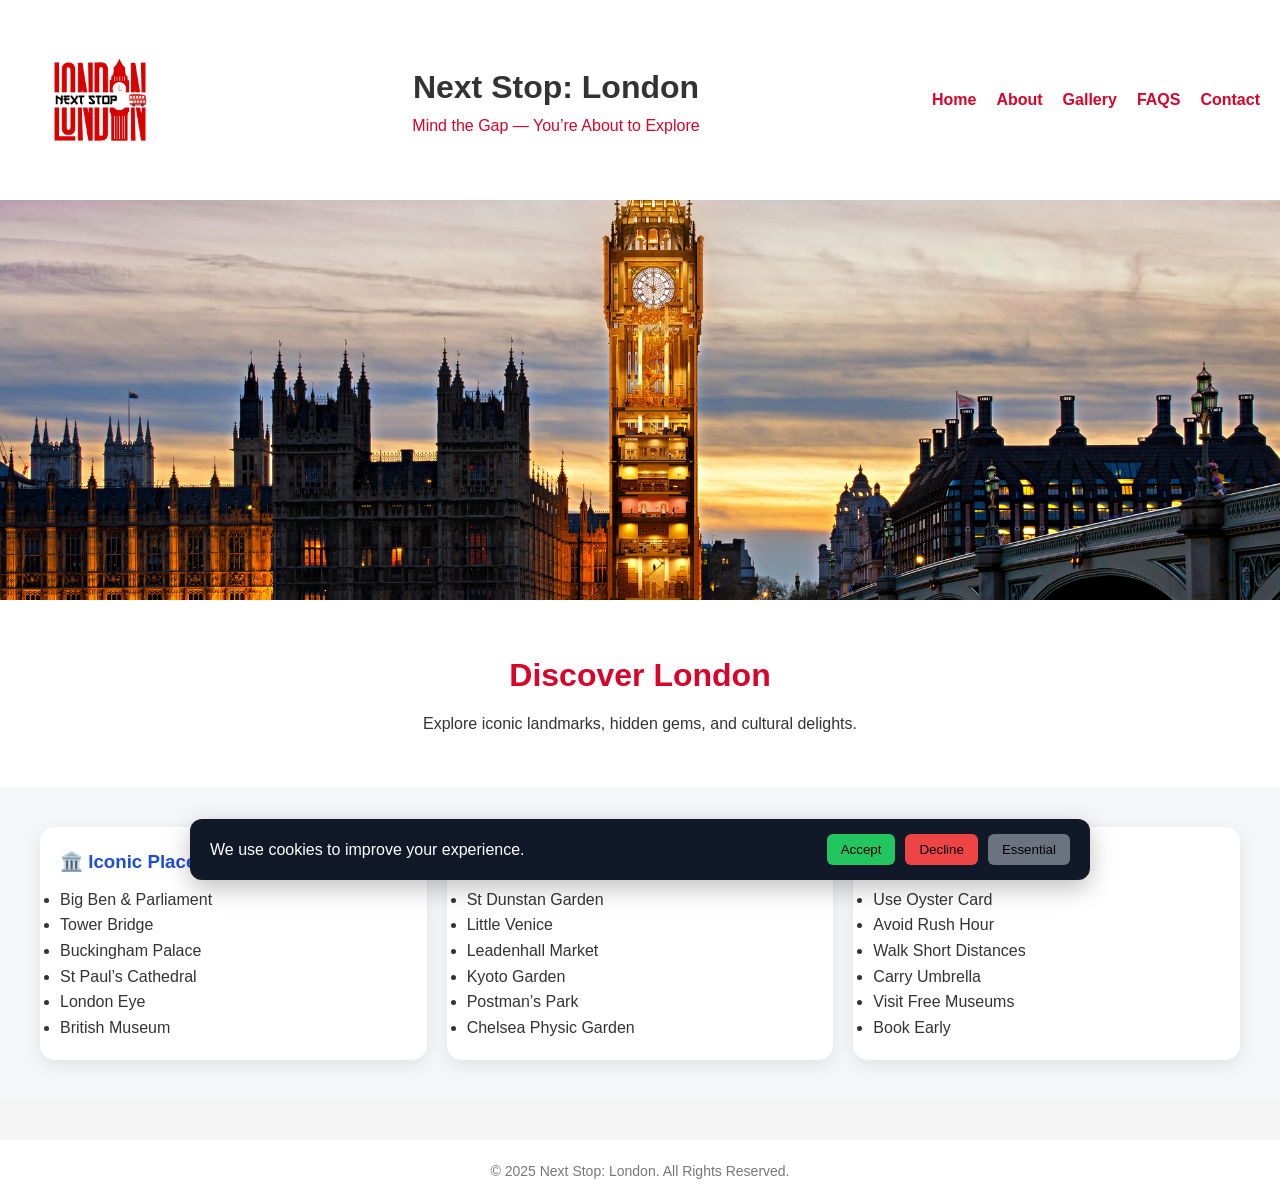
<file: index.html>
<!DOCTYPE html>
<html lang="en">
<head>
  <meta charset="UTF-8" />
  <meta name="viewport" content="width=device-width, initial-scale=1.0" />
  <title>Next Stop: London</title>
  <link rel="stylesheet" href="css/style.css" />
</head>

<body>

<header>
  <img src="assets/images/logo.png" alt="Next Stop London Logo" class="logo" />
  <div class="header-text">
    <h1>Next Stop: London</h1>
    <p class="subheadline">Mind the Gap — You’re About to Explore</p>
  </div>

  <nav>
    <ul>
      <li><a href="index.html">Home</a></li>
      <li><a href="pages/about.html">About</a></li>
      <li><a href="pages/gallery.html">Gallery</a></li>
      <li><a href="pages/FAQS.html">FAQS</a></li>
      <li><a href="pages/contact.html">Contact</a></li>
    </ul>
  </nav>
</header>

<!-- ================= BANNER ================= -->
<section class="banner">
  <div class="slideshow-container">

    <div class="slide">
      <img src="assets/images/bigbenslide.jpg" class="banner-img">
      <div class="slide-text">
        <h2>Big Ben</h2>
        <p>The iconic clock tower of London.</p>
      </div>
    </div>

    <div class="slide">
      <img src="assets/images/buckinghamplaceslide.jpg" class="banner-img">
      <div class="slide-text">
        <h2>Buckingham Palace</h2>
        <p>Where royalty resides and tradition thrives 👑</p>
      </div>
    </div>

    <div class="slide">
      <img src="assets/images/St. Paul's.jpg" class="banner-img">
      <div class="slide-text">
        <h2>St. Paul's Cathedral</h2>
        <p>Stunning architecture with breathtaking views.</p>
      </div>
    </div>

  </div>
</section>

<!-- ================= INTRO ================= -->
<section class="intro">
  <h2>Discover London</h2>
  <p>Explore iconic landmarks, hidden gems, and cultural delights.</p>
</section>

<!-- ================= HIGHLIGHTS ================= -->
<section class="highlights">

  <div class="highlight-box">
    <h3>🏛️ Iconic Places</h3>
    <ul>
      <li>Big Ben & Parliament</li>
      <li>Tower Bridge</li>
      <li>Buckingham Palace</li>
      <li>St Paul’s Cathedral</li>
      <li>London Eye</li>
      <li>British Museum</li>
    </ul>
  </div>

  <div class="highlight-box">
    <h3>🌿 Hidden Gems</h3>
    <ul>
      <li>St Dunstan Garden</li>
      <li>Little Venice</li>
      <li>Leadenhall Market</li>
      <li>Kyoto Garden</li>
      <li>Postman’s Park</li>
      <li>Chelsea Physic Garden</li>
    </ul>
  </div>

  <div class="highlight-box">
    <h3>🧳 Travel Tips</h3>
    <ul>
      <li>Use Oyster Card</li>
      <li>Avoid Rush Hour</li>
      <li>Walk Short Distances</li>
      <li>Carry Umbrella</li>
      <li>Visit Free Museums</li>
      <li>Book Early</li>
    </ul>
  </div>

</section>

<!-- ================= COOKIE ================= -->
<div id="cookieBanner" class="cookie-banner hidden">
  <p>We use cookies to improve your experience.</p>
  <div>
    <button onclick="acceptCookies()">Accept</button>
    <button onclick="declineCookies()">Decline</button>
    <button onclick="essentialCookies()">Essential</button>
  </div>
</div>

<!-- ================= FOOTER ================= -->
<footer>
  <p>&copy; 2025 Next Stop: London. All Rights Reserved.</p>
</footer>


<script src="js/script.js"></script>
</body>
</html>
</file>
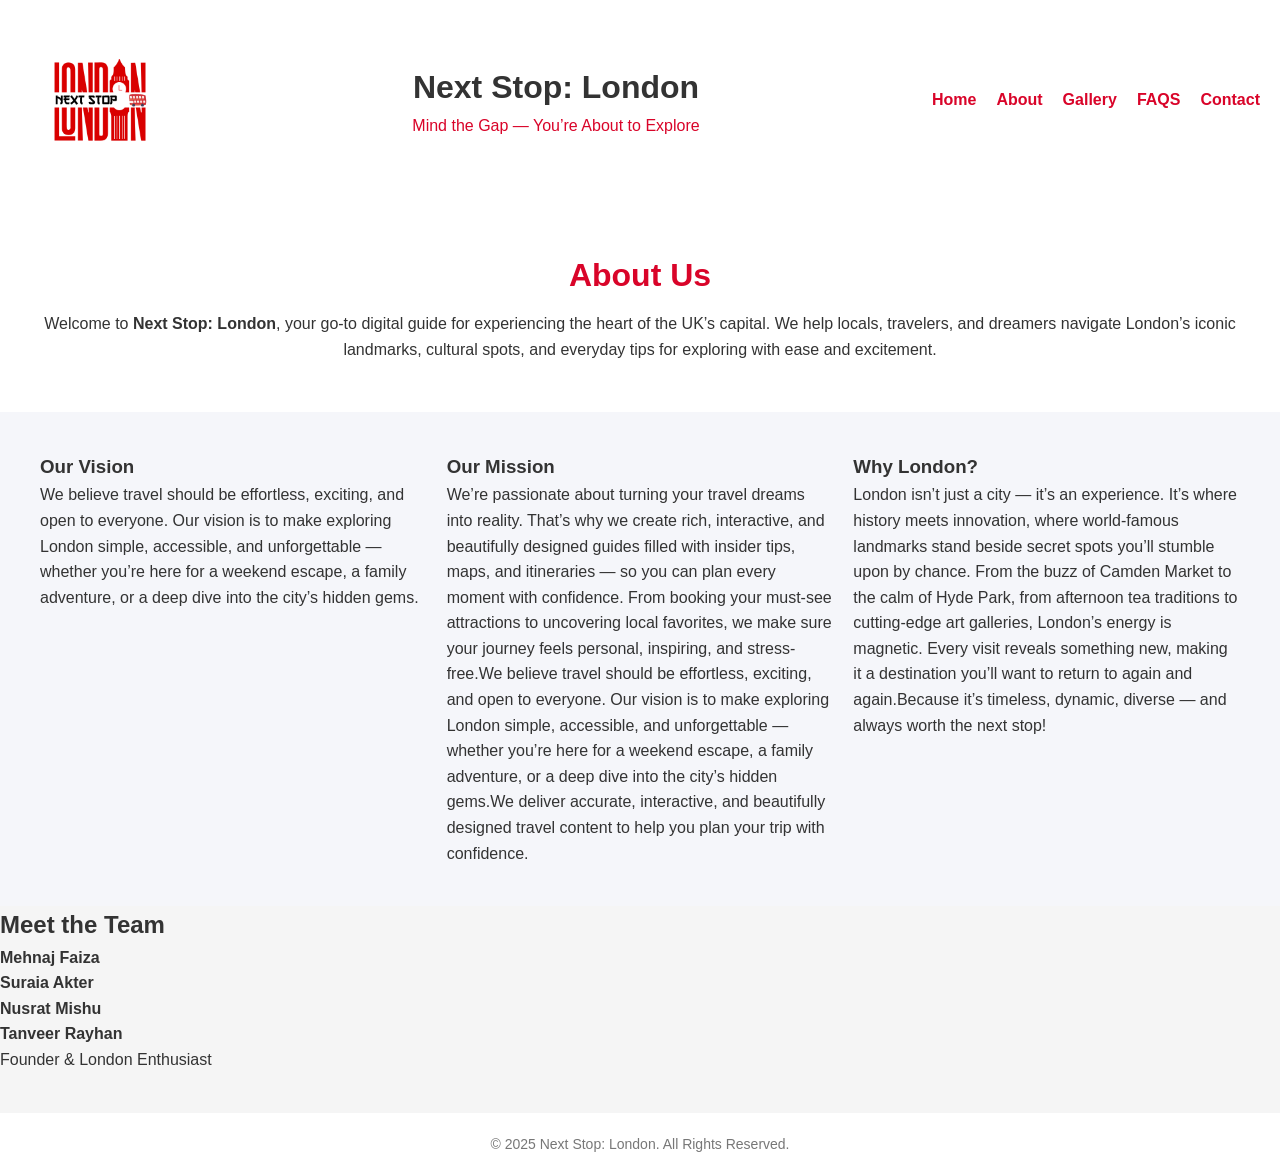
<file: about.html>
<!DOCTYPE html>
<html lang="en">
<head>
  <meta charset="UTF-8" />
  <meta name="viewport" content="width=device-width, initial-scale=1.0" />
  <title>About – Next Stop: London</title>
  <link rel="stylesheet" href="../css/style.css" />
</head>
<body>
  <header>
    <img src="../assets/images/logo.png" alt="Next Stop London Logo" class="logo" />
    <div class="header-text">
      <h1>Next Stop: London</h1>
      <p class="subheadline">Mind the Gap — You’re About to Explore</p>
    </div>
    <nav>
      <ul>
        <li><a href="../index.html">Home</a></li>
        <li><a href="about.html">About</a></li>
        <li><a href="gallery.html">Gallery</a></li>
        <li><a href="FAQS.html">FAQS</a></li>
        <li><a href="contact.html">Contact</a></li>
      </ul>
    </nav>
  </header>

  <main>
    <section class="intro">
      <h2>About Us</h2>
      <p>Welcome to <strong>Next Stop: London</strong>, your go-to digital guide for experiencing the heart of the UK’s capital. We help locals, travelers, and dreamers navigate London’s iconic landmarks, cultural spots, and everyday tips for exploring with ease and excitement.</p>
    </section>

    <!-- UPDATED PART START -->
    <section class="about-bg">
      <div class="highlights">
        <div class="highlight">
          <h3>Our Vision</h3>
          <p>We believe travel should be effortless, exciting, and open to everyone. Our vision is to make exploring London simple, accessible, and unforgettable — whether you’re here for a weekend escape, a family adventure, or a deep dive into the city’s hidden gems.</p>
        </div>

        <div class="highlight">
          <h3>Our Mission</h3>
          <p>We’re passionate about turning your travel dreams into reality. That’s why we create rich, interactive, and beautifully designed guides filled with insider tips, maps, and itineraries — so you can plan every moment with confidence. From booking your must-see attractions to uncovering local favorites, we make sure your journey feels personal, inspiring, and stress-free.We believe travel should be effortless, exciting, and open to everyone. Our vision is to make exploring London simple, accessible, and unforgettable — whether you’re here for a weekend escape, a family adventure, or a deep dive into the city’s hidden gems.We deliver accurate, interactive, and beautifully designed travel content to help you plan your trip with confidence.</p>
        </div>

        <div class="highlight">
          <h3>Why London?</h3>
          <p>London isn’t just a city — it’s an experience. It’s where history meets innovation, where world-famous landmarks stand beside secret spots you’ll stumble upon by chance. From the buzz of Camden Market to the calm of Hyde Park, from afternoon tea traditions to cutting-edge art galleries, London’s energy is magnetic. Every visit reveals something new, making it a destination you’ll want to return to again and again.Because it’s timeless, dynamic, diverse — and always worth the next stop!</p>
        </div>
      </div>
    </section>
    <!-- UPDATED PART END -->

    <!--adding team member names-->
    <section class="team">
      <h2>Meet the Team</h2>
      <div class="team-members">
        <div class="member">
          <h4>Mehnaj Faiza</h4>
          <h4>Suraia Akter</h4>
          <h4>Nusrat Mishu</h4>
          <h4>Tanveer Rayhan</h4>
          <p>Founder & London Enthusiast</p>
        </div>
      </div>
    </section>

  </main>

  <footer>
    <p>&copy; 2025 Next Stop: London. All Rights Reserved.</p>
  </footer>
</body>
</html>
</file>
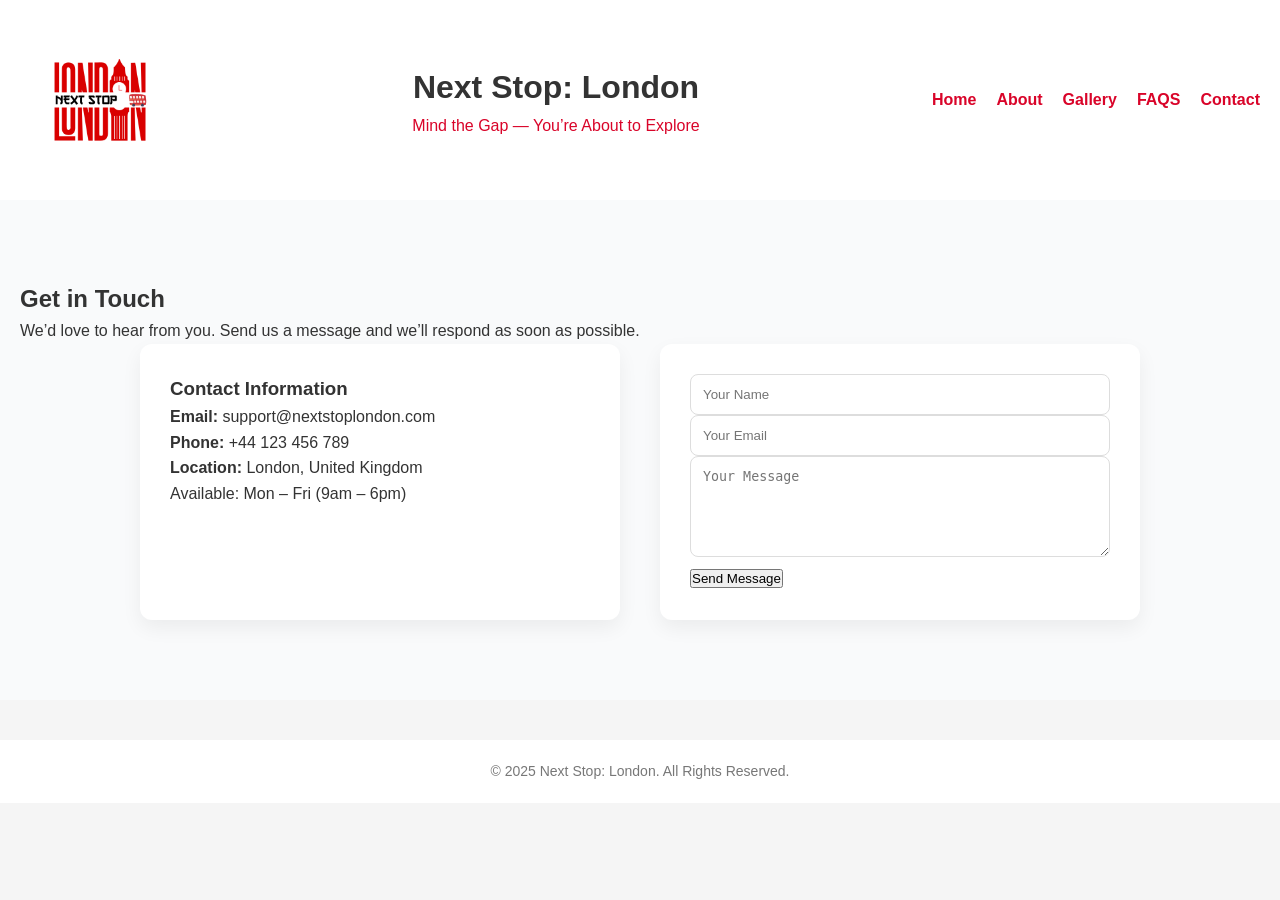
<file: contact.html>
<!DOCTYPE html>
<html lang="en">
<head>
  <meta charset="UTF-8">
  <meta name="viewport" content="width=device-width, initial-scale=1.0">
  <title>Contact – Next Stop: London</title>
  <link rel="stylesheet" href="../css/style.css">
</head>

<body>

<header>
  <img src="../assets/images/logo.png" alt="Next Stop London Logo" class="logo" />
  <div class="header-text">
    <h1>Next Stop: London</h1>
    <p class="subheadline">Mind the Gap — You’re About to Explore</p>
  </div>

  <nav>
    <ul>
      <li><a href="../index.html">Home</a></li>
      <li><a href="about.html">About</a></li>
      <li><a href="gallery.html">Gallery</a></li>
      <li><a href="FAQS.html">FAQS</a></li>
      <li><a href="contact.html" class="active">Contact</a></li>
    </ul>
  </nav>
</header>

<main>

  <section class="contact-section">
    
    <div class="contact-header">
      <h2>Get in Touch</h2>
      <p>We’d love to hear from you. Send us a message and we’ll respond as soon as possible.</p>
    </div>

    <div class="contact-container">

      <!-- INFO -->
      <div class="contact-info">
        <h3>Contact Information</h3>
        <p><strong>Email:</strong> support@nextstoplondon.com</p>
        <p><strong>Phone:</strong> +44 123 456 789</p>
        <p><strong>Location:</strong> London, United Kingdom</p>
        <p>Available: Mon – Fri (9am – 6pm)</p>
      </div>

      <!-- FORM -->
      <form class="contact-form">
        <div class="input-group">
          <input type="text" placeholder="Your Name" required>
        </div>

        <div class="input-group">
          <input type="email" placeholder="Your Email" required>
        </div>

        <div class="input-group">
          <textarea placeholder="Your Message" rows="5" required></textarea>
        </div>

        <button type="submit">Send Message</button>
      </form>

    </div>

  </section>

</main>

<!-- ✅ POPUP -->
<div id="success-popup" class="popup hidden">
  <div class="popup-box">
    <h3>Message Sent!</h3>
    <p>Thank you for contacting us. We’ll get back to you soon.</p>
    <button onclick="closePopup()">Close</button>
  </div>
</div>

<footer>
  <p>&copy; 2025 Next Stop: London. All Rights Reserved.</p>
</footer>

<script src="../js/script.js"></script>

</body>
</html>
</file>
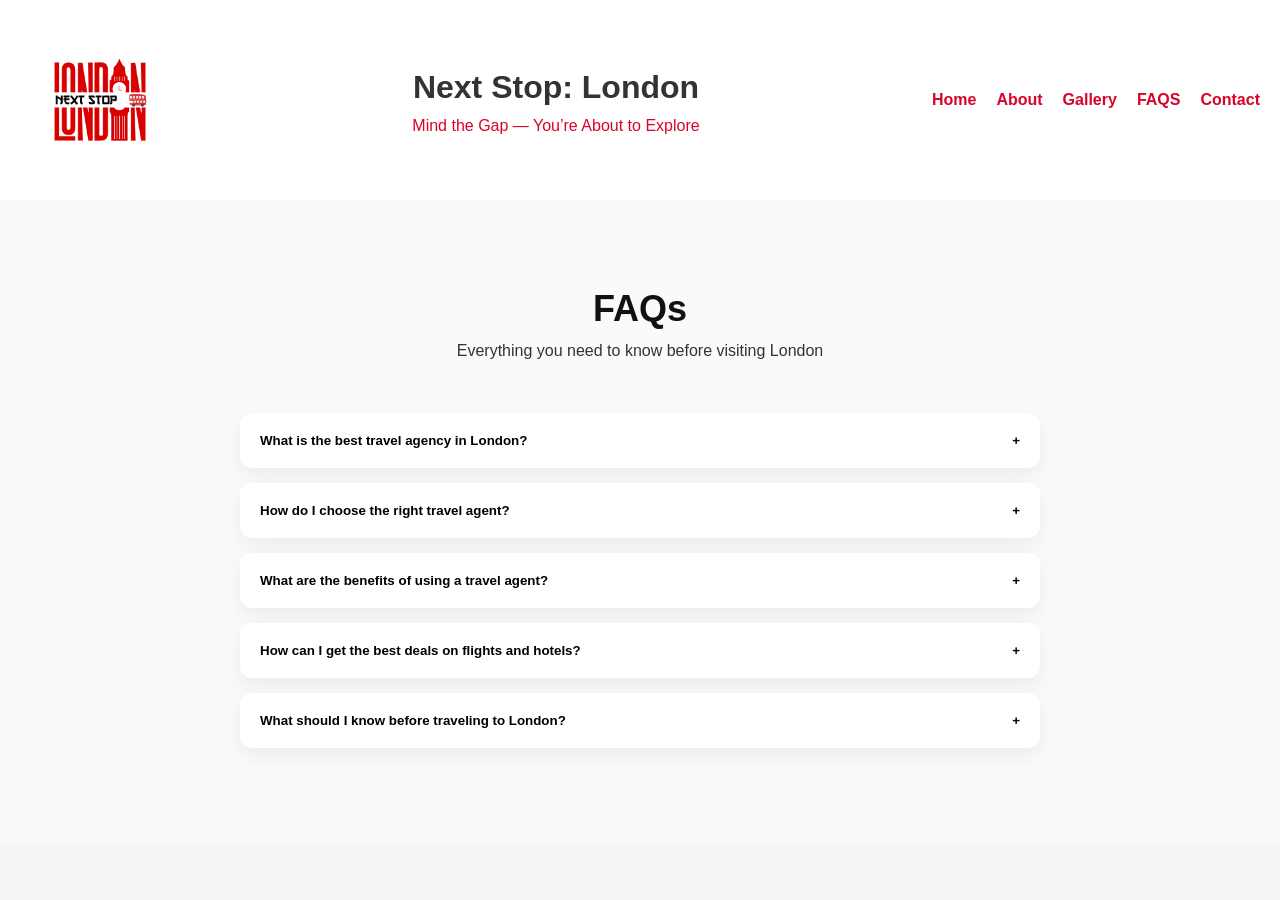
<file: FAQS.html>
<!DOCTYPE html>
<html lang="en">
<head>
  <meta charset="UTF-8">
  <meta name="viewport" content="width=device-width, initial-scale=1.0">
  <title>FAQS – Next Stop: London</title>
  <link rel="stylesheet" href="../css/style.css">
</head>
<body>
  <header>
    <img src="../assets/images/logo.png" alt="Next Stop London Logo" class="logo" />
    <div class="header-text">
      <h1>Next Stop: London</h1>
      <p class="subheadline">Mind the Gap — You’re About to Explore</p>
    </div>
    <nav>
      <ul>
        <li><a href="../index.html">Home</a></li>
        <li><a href="about.html">About</a></li>
        <li><a href="gallery.html">Gallery</a></li>
        <li><a href="FAQS.html">FAQS</a></li>
        <li><a href="contact.html">Contact</a></li>
      </ul>
    </nav>
  </header>

  <main>
    <section class="faq-section">
  <div class="faq-header">
    <h2>FAQs</h2>
    <p>Everything you need to know before visiting London</p>
  </div>

  <div class="faq-container">

    <div class="faq-item">
      <button class="faq-question">
        What is the best travel agency in London?
        <span class="icon">+</span>
      </button>
      <div class="faq-answer">
        <p>There are many reputable agencies. Look for strong reviews, tailored packages, and customer support that fits your needs.</p>
      </div>
    </div>

    <div class="faq-item">
      <button class="faq-question">
        How do I choose the right travel agent?
        <span class="icon">+</span>
      </button>
      <div class="faq-answer">
        <p>Choose based on experience, transparency, and personalization. A good agent understands your budget and travel style.</p>
      </div>
    </div>

    <div class="faq-item">
      <button class="faq-question">
        What are the benefits of using a travel agent?
        <span class="icon">+</span>
      </button>
      <div class="faq-answer">
        <p>Travel agents save time, reduce stress, and provide exclusive deals, expert planning, and support during your trip.</p>
      </div>
    </div>

    <div class="faq-item">
      <button class="faq-question">
        How can I get the best deals on flights and hotels?
        <span class="icon">+</span>
      </button>
      <div class="faq-answer">
        <p>Book early, stay flexible with dates, and use bundled deals or agent offers for maximum savings.</p>
      </div>
    </div>

    <div class="faq-item">
      <button class="faq-question">
        What should I know before traveling to London?
        <span class="icon">+</span>
      </button>
      <div class="faq-answer">
        <p>Understand transport options, weather, local etiquette, and plan key attractions in advance.</p>
      </div>
    </div>

  </div>
</section>
</file>
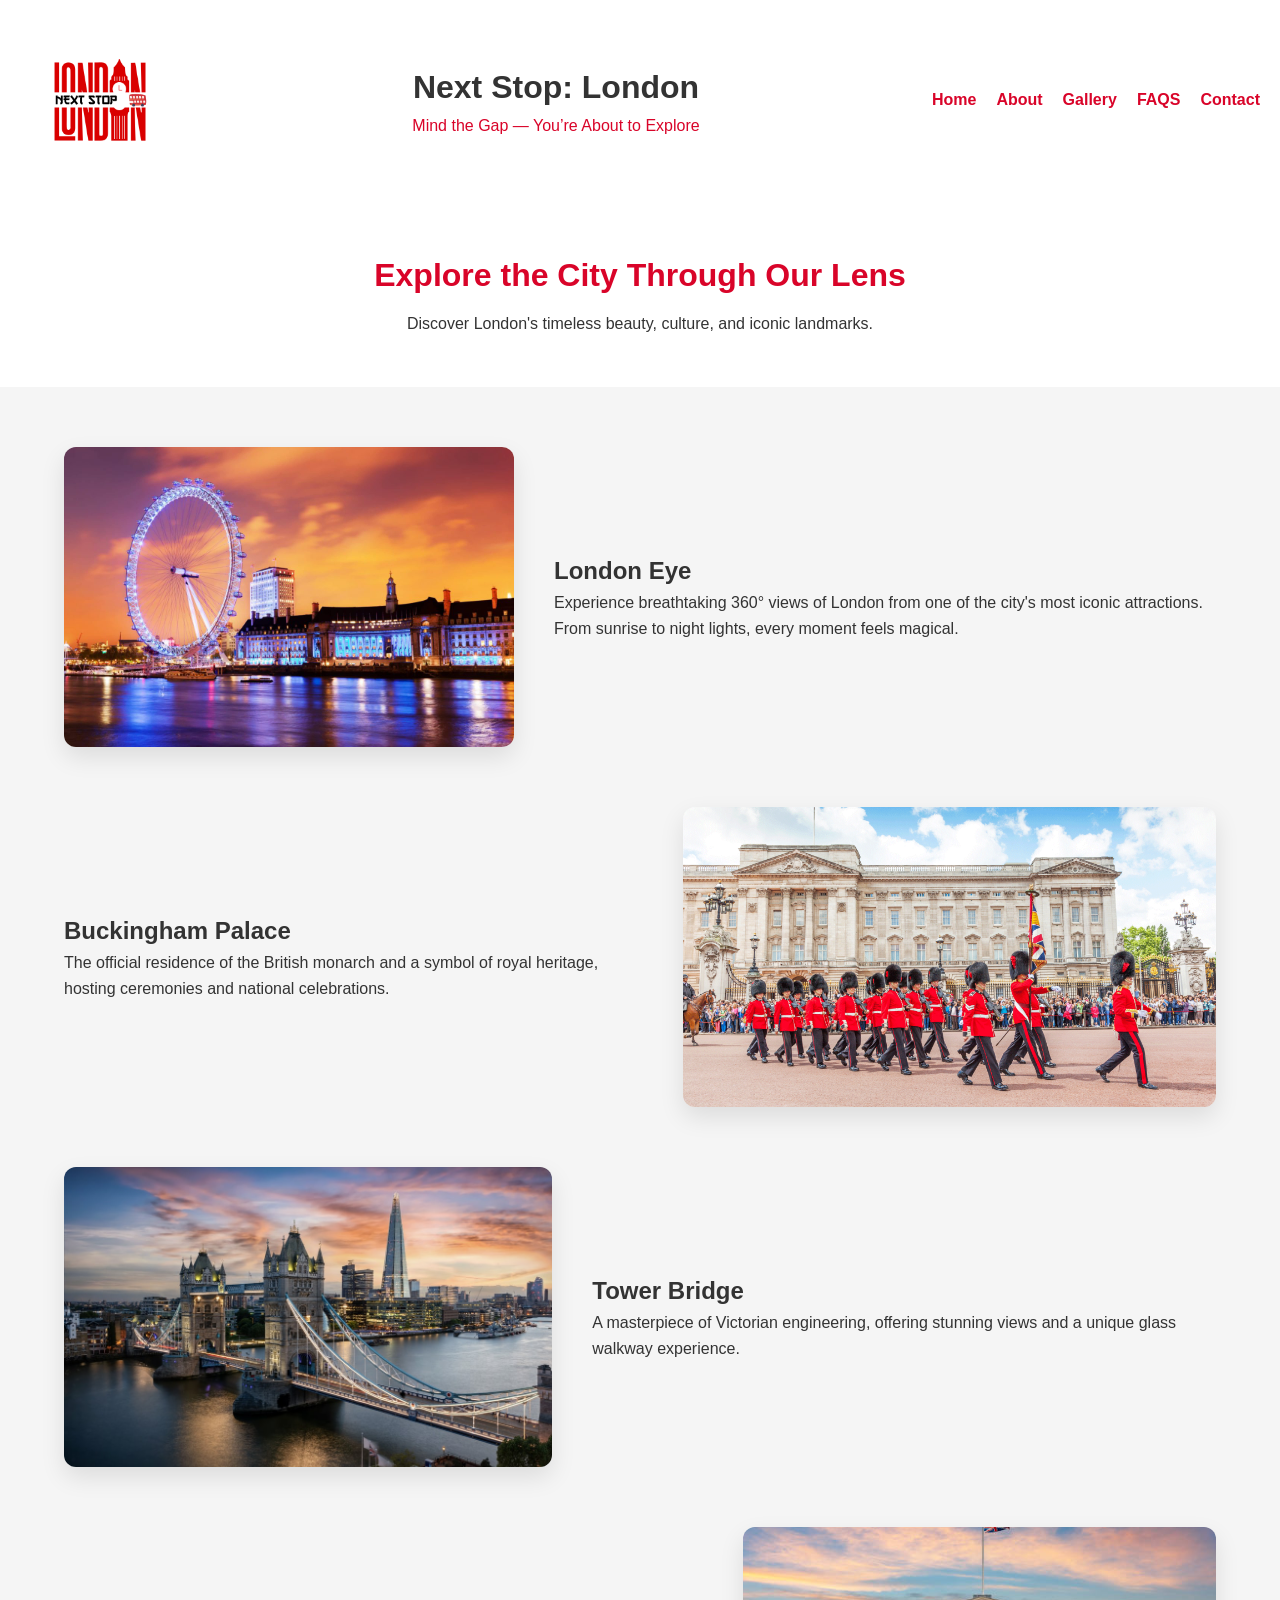
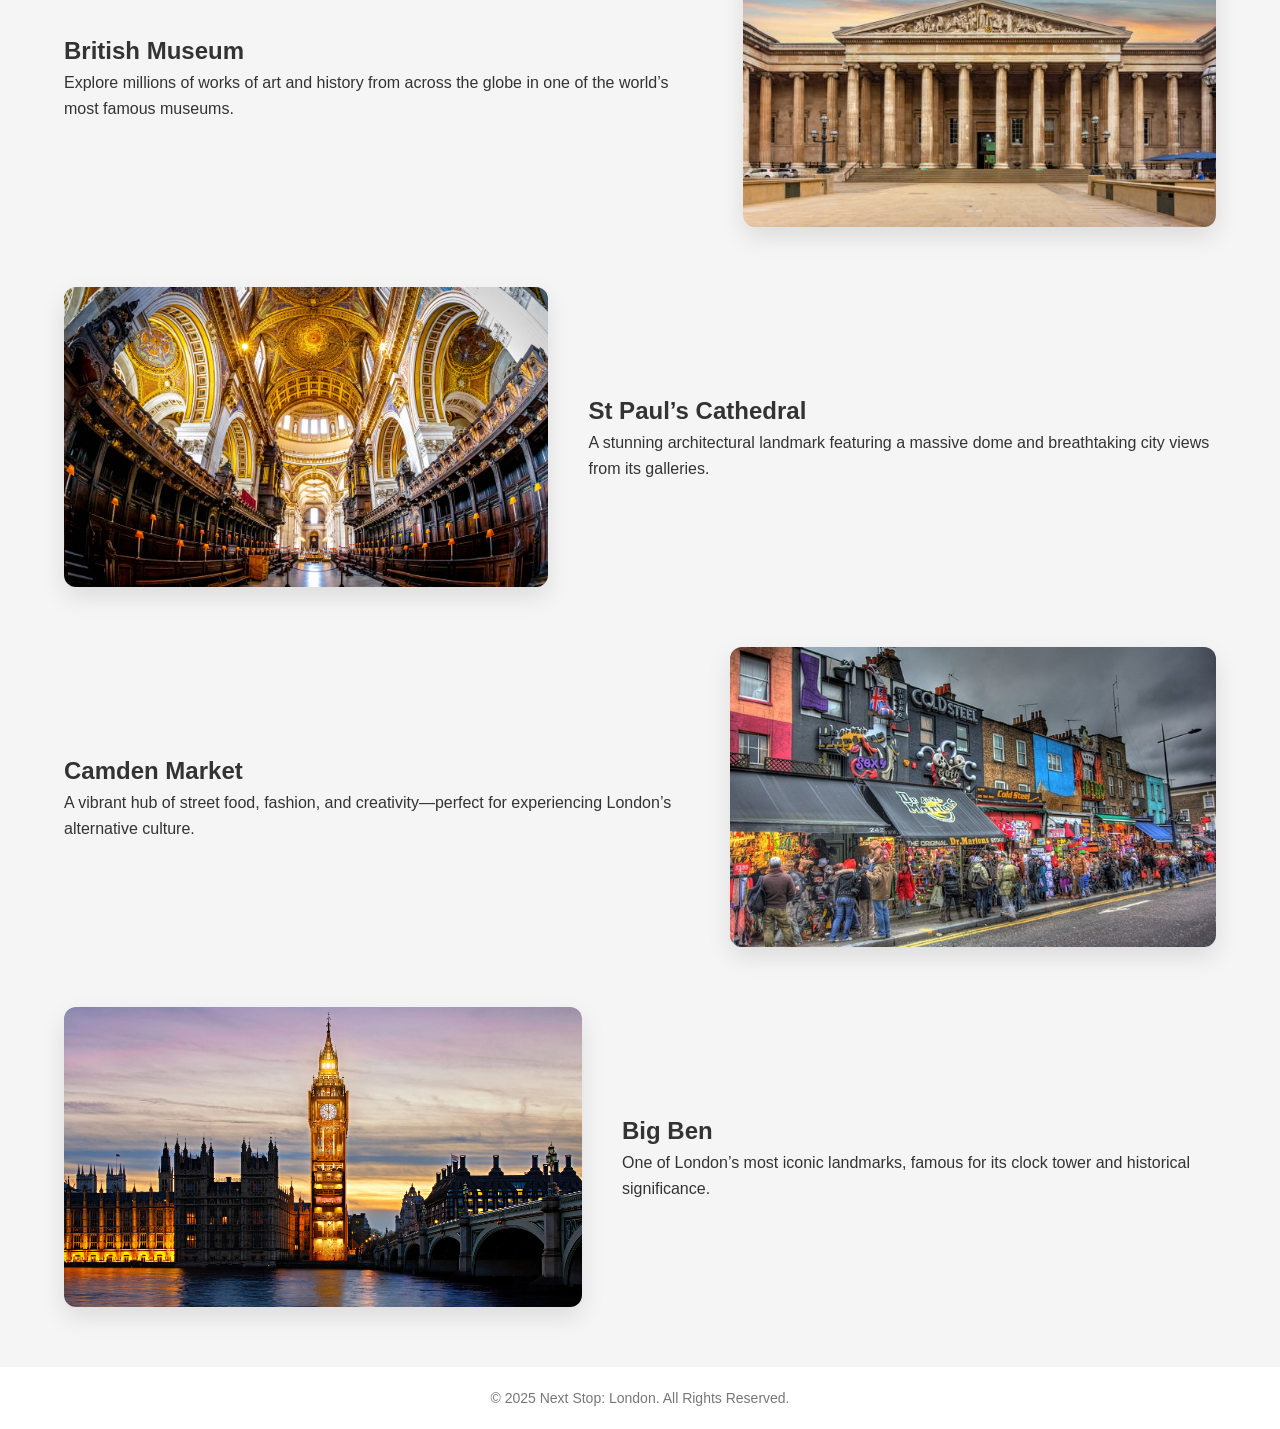
<file: gallery.html>
<!DOCTYPE html>
<html lang="en">
<head>
  <meta charset="UTF-8" />
  <meta name="viewport" content="width=device-width, initial-scale=1.0"/>
  <title>Gallery – Next Stop: London</title>
  <link rel="stylesheet" href="../css/style.css" />
</head>

<body>

<header>
  <img src="../assets/images/logo.png" alt="Next Stop London Logo" class="logo" />
  <div class="header-text">
    <h1>Next Stop: London</h1>
    <p class="subheadline">Mind the Gap — You’re About to Explore</p>
  </div>

  <nav>
    <ul>
      <li><a href="../index.html">Home</a></li>
      <li><a href="about.html">About</a></li>
      <li><a href="gallery.html" class="active">Gallery</a></li>
      <li><a href="FAQS.html">FAQS</a></li>
      <li><a href="contact.html">Contact</a></li>
    </ul>
  </nav>
</header>

<main>

  <!-- Intro -->
  <section class="intro">
    <h2>Explore the City Through Our Lens</h2>
    <p>Discover London's timeless beauty, culture, and iconic landmarks.</p>
  </section>

  <!-- Gallery -->
  <section class="gallery">

    <!-- ITEM -->
    <div class="gallery-item">
      <img src="../assets/images/londoneyeslide.jpg" alt="London Eye">
      <div class="text">
        <h2>London Eye</h2>
        <p>Experience breathtaking 360° views of London from one of the city's most iconic attractions. From sunrise to night lights, every moment feels magical.</p>
      </div>
    </div>

    <!-- ITEM -->
    <div class="gallery-item reverse">
      <img src="../assets/images/buckingham palace.jpg" alt="Buckingham Palace">
      <div class="text">
        <h2>Buckingham Palace</h2>
        <p>The official residence of the British monarch and a symbol of royal heritage, hosting ceremonies and national celebrations.</p>
      </div>
    </div>

    <!-- ITEM -->
    <div class="gallery-item">
      <img src="../assets/images/towerbridgeslide.jpg" alt="Tower Bridge">
      <div class="text">
        <h2>Tower Bridge</h2>
        <p>A masterpiece of Victorian engineering, offering stunning views and a unique glass walkway experience.</p>
      </div>
    </div>

    <!-- ITEM -->
    <div class="gallery-item reverse">
      <img src="../assets/images/british museum.jpg" alt="British Museum">
      <div class="text">
        <h2>British Museum</h2>
        <p>Explore millions of works of art and history from across the globe in one of the world’s most famous museums.</p>
      </div>
    </div>

    <!-- ITEM -->
    <div class="gallery-item">
      <img src="../assets/images/St. Paul's.jpg" alt="St Paul’s Cathedral">
      <div class="text">
        <h2>St Paul’s Cathedral</h2>
        <p>A stunning architectural landmark featuring a massive dome and breathtaking city views from its galleries.</p>
      </div>
    </div>

    <!-- ITEM -->
    <div class="gallery-item reverse">
      <img src="../assets/images/camden market.jpg" alt="Camden Market">
      <div class="text">
        <h2>Camden Market</h2>
        <p>A vibrant hub of street food, fashion, and creativity—perfect for experiencing London’s alternative culture.</p>
      </div>
    </div>

    <!-- ITEM -->
    <div class="gallery-item">
      <img src="../assets/images/bigbenslide.jpg" alt="Big Ben">
      <div class="text">
        <h2>Big Ben</h2>
        <p>One of London’s most iconic landmarks, famous for its clock tower and historical significance.</p>
      </div>
    </div>

  </section>

</main>

<footer>
  <p>&copy; 2025 Next Stop: London. All Rights Reserved.</p>
</footer>

</body>
</html>
</file>
<file: css/style.css>
/* ================= RESET ================= */
* {
  margin: 0;
  padding: 0;
  box-sizing: border-box;
}

body {
  font-family: 'Segoe UI', Tahoma, Geneva, Verdana, sans-serif;
  line-height: 1.6;
  color: #333;
  background: #f5f5f5;
}

img {
  max-width: 100%;
  display: block;
}

/* ================= HEADER ================= */
header {
  display: flex;
  align-items: center;
  justify-content: space-between;
  background: #ffffff;
  padding: 20px;
  box-shadow: 0 2px 6px rgba(0,0,0,0.08);
  flex-wrap: wrap;
}

.logo {
  width: 160px;
}

.header-text {
  text-align: center;
  flex-grow: 1;
}

.subheadline {
  font-size: 1rem;
  color: #d90429;
}

/* NAV */
nav ul {
  list-style: none;
  display: flex;
  gap: 20px;
}

nav ul li a {
  text-decoration: none;
  color: #d90429;
  font-weight: bold;
  transition: 0.3s;
}

nav ul li a:hover {
  color: #333;
}

/* ================= BANNER ================= */
.banner {
  position: relative;
  width: 100%;
  height: 400px;
  overflow: hidden;
}

.slide {
  position: absolute;
  width: 100%;
  height: 100%;
}

.banner-img {
  width: 100%;
  height: 100%;
  object-fit: cover;
}

/* ================= INTRO ================= */
.intro {
  padding: 50px 20px;
  text-align: center;
  background: #ffffff;
}

.intro h2 {
  font-size: 2rem;
  margin-bottom: 10px;
  color: #d90429;
}

/* ================= HIGHLIGHTS ================= */
.highlights {
  display: grid;
  grid-template-columns: repeat(auto-fit, minmax(280px, 1fr));
  gap: 20px;
  padding: 40px;
  background: #f5f6fa;
}

.highlight-box {
  background: white;
  padding: 20px;
  border-radius: 15px;
  box-shadow: 0 6px 18px rgba(0,0,0,0.08);
  transition: 0.3s;
}

.highlight-box:hover {
  transform: translateY(-5px);
}

.highlight-box h3 {
  margin-bottom: 10px;
  color: #1d4ed8;
}

/* ================= FAQ ================= */
.faq-section {
  padding: 80px 20px;
  background: #f9fafb;
}

.faq-header {
  text-align: center;
  margin-bottom: 50px;
}

.faq-header h2 {
  font-size: 36px;
  color: #111;
}

.faq-container {
  max-width: 800px;
  margin: auto;
}

.faq-item {
  background: #fff;
  border-radius: 12px;
  margin-bottom: 15px;
  box-shadow: 0 8px 20px rgba(0,0,0,0.06);
}

.faq-question {
  width: 100%;
  padding: 20px;
  font-weight: 600;
  background: none;
  border: none;
  cursor: pointer;
  display: flex;
  justify-content: space-between;
}

.faq-answer {
  max-height: 0;
  overflow: hidden;
  transition: 0.4s;
  padding: 0 20px;
}

/* ================= GALLERY ================= */
.gallery {
  width: 90%;
  max-width: 1200px;
  margin: 50px auto;
}

.gallery-item {
  display: flex;
  align-items: center;
  gap: 40px;
  margin: 60px 0;
}

.gallery-item.reverse {
  flex-direction: row-reverse;
}

.gallery-item img {
  width: 50%;
  height: 300px;
  object-fit: cover;
  border-radius: 12px;
  box-shadow: 0 10px 25px rgba(0,0,0,0.1);
}

.gallery-item .description {
  width: 50%;
}

/* ================= CONTACT ================= */
.contact-section {
  padding: 80px 20px;
  background: #f9fafb;
}

.contact-container {
  max-width: 1000px;
  margin: auto;
  display: grid;
  grid-template-columns: 1fr 1fr;
  gap: 40px;
}

.contact-info,
.contact-form {
  background: #fff;
  padding: 30px;
  border-radius: 12px;
  box-shadow: 0 8px 20px rgba(0,0,0,0.06);
}

.input-group input,
.input-group textarea {
  width: 100%;
  padding: 12px;
  border-radius: 8px;
  border: 1px solid #ddd;
}

/* ================= COOKIE FIX (IMPORTANT) ================= */
.cookie-banner {
  position: fixed;
  bottom: 20px;
  left: 50%;
  transform: translateX(-50%);
  width: 90%;
  max-width: 900px;
  background: #111827;
  color: white;
  display: flex;
  justify-content: space-between;
  align-items: center;
  padding: 15px 20px;
  border-radius: 12px;
  box-shadow: 0 8px 25px rgba(0,0,0,0.25);
  gap: 10px;
}

/* FIXED BUTTON TARGETING */
.cookie-banner div {
  display: flex;
  gap: 10px;
}

.cookie-banner button {
  padding: 8px 14px;
  border-radius: 6px;
  border: none;
  cursor: pointer;
}

/* CORRECT BUTTON COLORS */
.cookie-banner button:nth-child(1) {
  background: #22c55e; /* Accept */
}

.cookie-banner button:nth-child(2) {
  background: #ef4444; /* Decline */
}

.cookie-banner button:nth-child(3) {
  background: #6b7280; /* Essential */
}

/* HIDE */
.hidden {
  display: none;
}

/* ================= FOOTER ================= */
footer {
  text-align: center;
  padding: 20px;
  background: #ffffff;
  margin-top: 40px;
  font-size: 14px;
  color: #777;
}

/* ================= RESPONSIVE ================= */
@media (max-width: 768px) {

  nav ul {
    flex-direction: column;
    align-items: center;
  }

  .gallery-item {
    flex-direction: column;
  }

  .gallery-item img,
  .gallery-item .description {
    width: 100%;
  }

  .contact-container {
    grid-template-columns: 1fr;
  }

  .banner {
    height: 250px;
  }

  .cookie-banner {
    flex-direction: column;
    text-align: center;
  }
}
</file>
